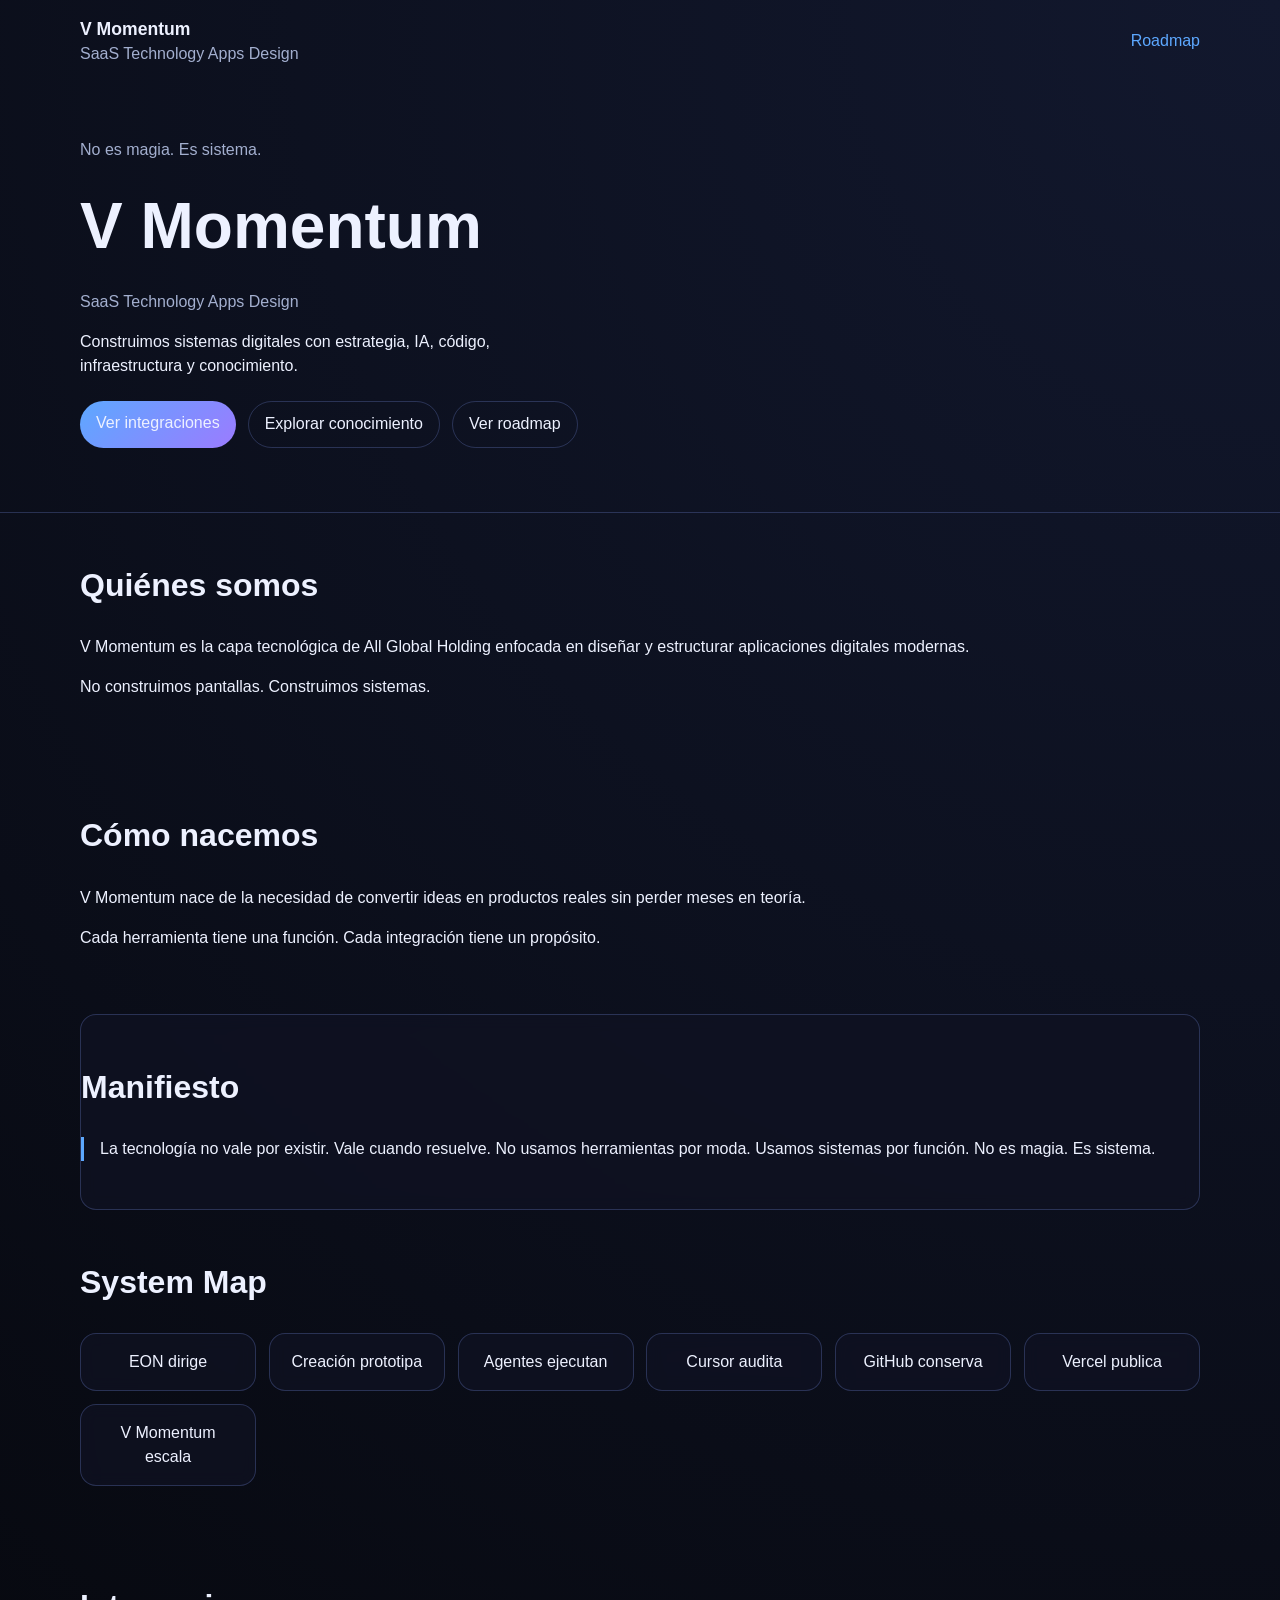
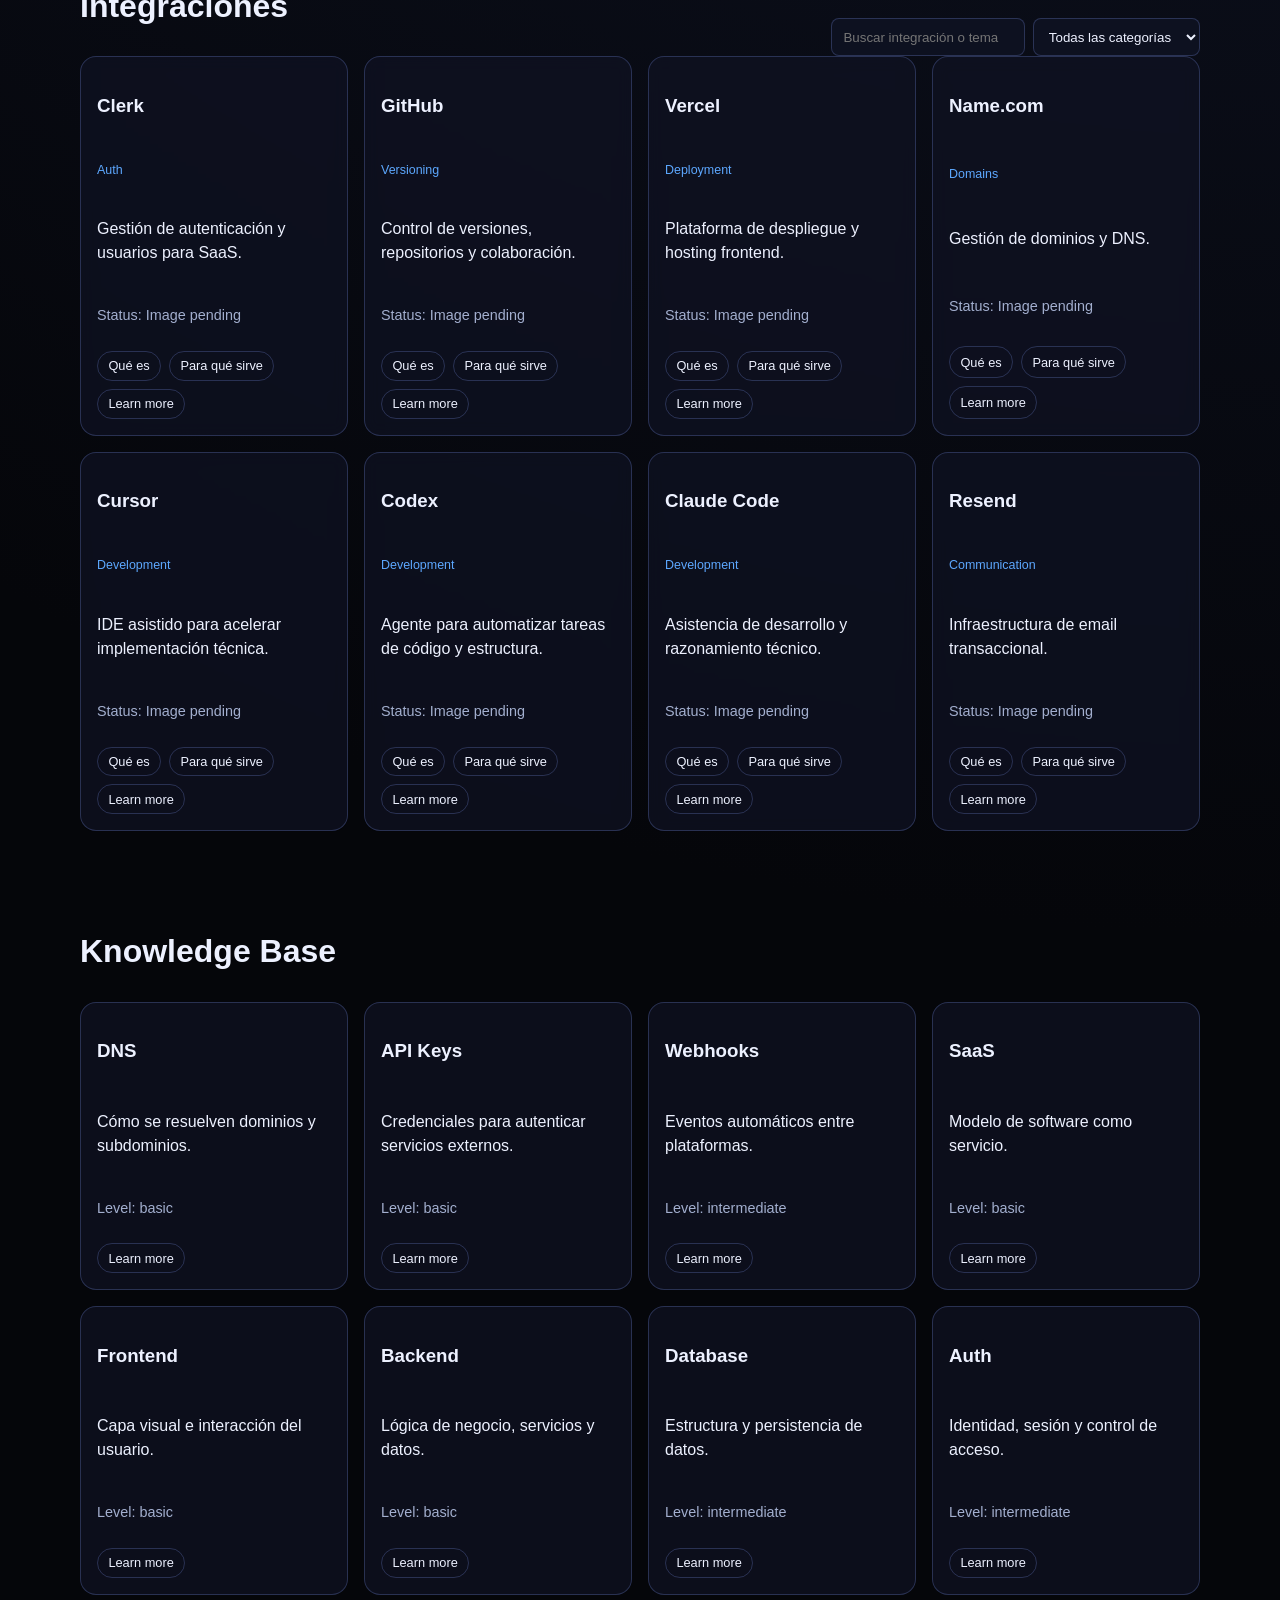
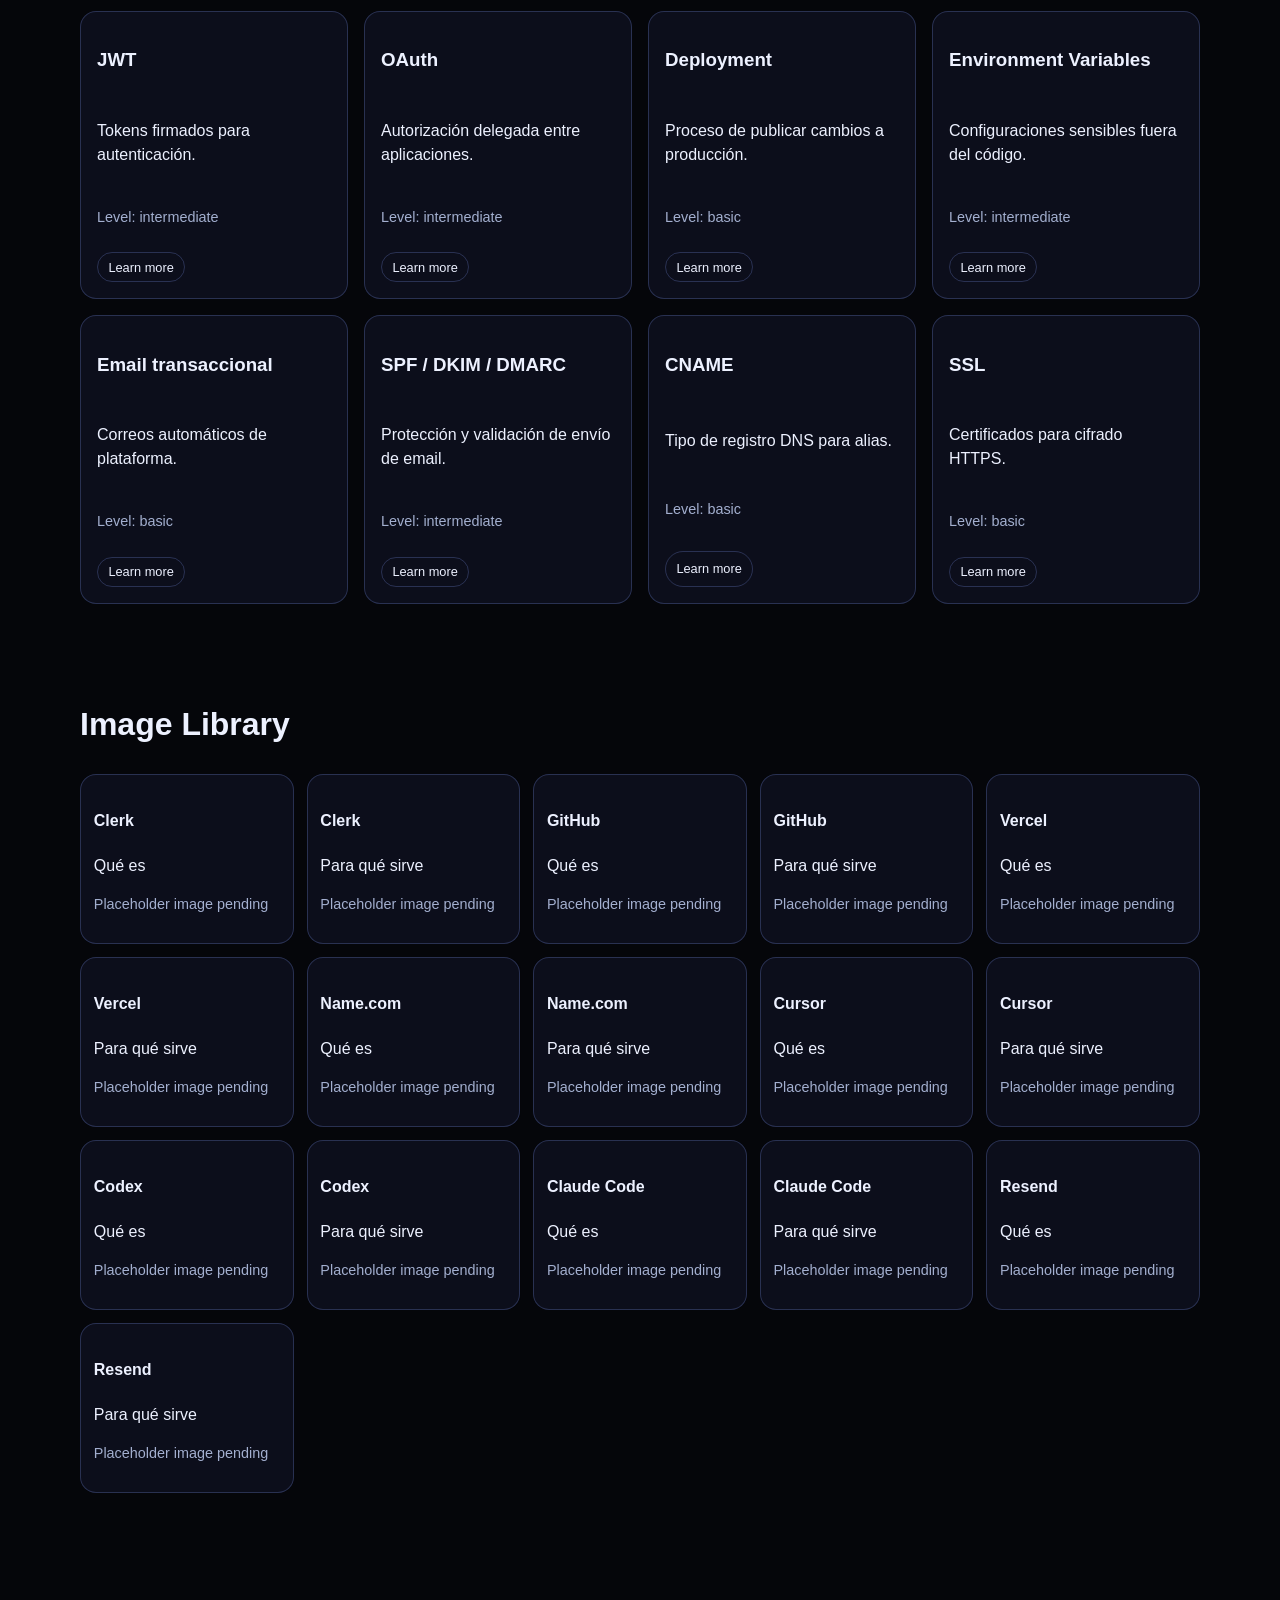
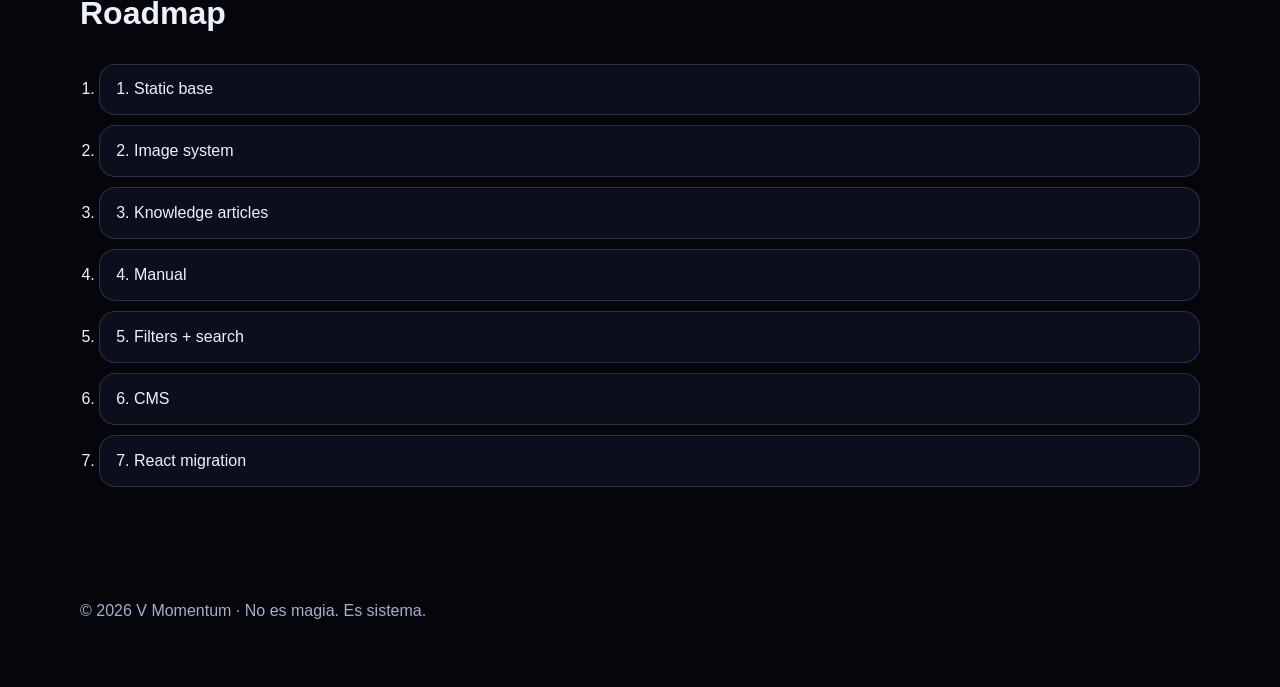
<file: v-momentum-knowledge-hub/index.html>
<!DOCTYPE html>
<html lang="es">
  <head>
    <meta charset="UTF-8" />
    <meta name="viewport" content="width=device-width, initial-scale=1.0" />
    <title>V Momentum Knowledge Hub</title>
    <meta
      name="description"
      content="V Momentum: integration library, knowledge base, visual system and roadmap hub."
    />
    <link rel="stylesheet" href="css/styles.css" />
  </head>
  <body>
    <header class="hero" id="top">
      <nav class="nav container">
        <div class="brand">
          <span class="brand-name">V Momentum</span>
          <span class="brand-subtitle">SaaS Technology Apps Design</span>
        </div>
        <a class="nav-cta" href="#roadmap">Roadmap</a>
      </nav>

      <div class="hero-content container">
        <p class="eyebrow">No es magia. Es sistema.</p>
        <h1>V Momentum</h1>
        <p class="subtitle">SaaS Technology Apps Design</p>
        <p class="hero-copy">
          Construimos sistemas digitales con estrategia, IA, código, infraestructura y
          conocimiento.
        </p>
        <div class="hero-actions">
          <a href="#integraciones" class="btn btn-primary">Ver integraciones</a>
          <a href="#knowledge" class="btn btn-secondary">Explorar conocimiento</a>
          <a href="#roadmap" class="btn btn-secondary">Ver roadmap</a>
        </div>
      </div>
    </header>

    <main>
      <section class="section container">
        <h2>Quiénes somos</h2>
        <p>
          V Momentum es la capa tecnológica de All Global Holding enfocada en diseñar y
          estructurar aplicaciones digitales modernas.
        </p>
        <p>No construimos pantallas. Construimos sistemas.</p>
      </section>

      <section class="section container">
        <h2>Cómo nacemos</h2>
        <p>
          V Momentum nace de la necesidad de convertir ideas en productos reales sin perder meses
          en teoría.
        </p>
        <p>Cada herramienta tiene una función. Cada integración tiene un propósito.</p>
      </section>

      <section class="section container glass">
        <h2>Manifiesto</h2>
        <blockquote id="manifestoText"></blockquote>
      </section>

      <section class="section container" id="system-map">
        <h2>System Map</h2>
        <div class="flow" id="systemFlow"></div>
      </section>

      <section class="section container" id="integraciones">
        <div class="section-head">
          <h2>Integraciones</h2>
          <div class="controls">
            <input id="searchInput" type="search" placeholder="Buscar integración o tema..." />
            <select id="categoryFilter">
              <option value="all">Todas las categorías</option>
            </select>
          </div>
        </div>
        <div class="cards" id="integrationCards"></div>
      </section>

      <section class="section container" id="knowledge">
        <h2>Knowledge Base</h2>
        <div class="cards" id="knowledgeCards"></div>
      </section>

      <section class="section container" id="image-library">
        <h2>Image Library</h2>
        <div class="image-grid" id="imageGrid"></div>
      </section>

      <section class="section container" id="roadmap">
        <h2>Roadmap</h2>
        <ol class="roadmap" id="roadmapList"></ol>
      </section>
    </main>

    <footer class="footer container">
      <p>© <span id="year"></span> V Momentum · No es magia. Es sistema.</p>
    </footer>

    <dialog id="infoModal" class="modal">
      <div class="modal-content">
        <h3 id="modalTitle"></h3>
        <p id="modalBody"></p>
        <button id="closeModal" class="btn btn-primary">Cerrar</button>
      </div>
    </dialog>

    <script src="data/integrations.js"></script>
    <script src="data/knowledge.js"></script>
    <script src="data/roadmap.js"></script>
    <script src="data/manifesto.js"></script>
    <script src="js/main.js"></script>
  </body>
</html>
</file>
<file: v-momentum-knowledge-hub/css/styles.css>
:root {
  --bg: #05060a;
  --card: rgba(16, 19, 35, 0.72);
  --line: rgba(136, 160, 255, 0.24);
  --text: #edf1ff;
  --muted: #a3afcf;
  --blue: #5da8ff;
  --violet: #9b7bff;
}
* { box-sizing: border-box; }
body {
  margin: 0;
  font-family: Inter, Segoe UI, sans-serif;
  background: radial-gradient(circle at top right, #12182e 0%, var(--bg) 45%);
  color: var(--text);
  line-height: 1.5;
}
.container { width: min(1120px, 92vw); margin: 0 auto; }
.hero { padding: 1rem 0 4rem; border-bottom: 1px solid var(--line); }
.nav { display: flex; justify-content: space-between; align-items: center; }
.brand { display: grid; }
.brand-name { font-size: 1.1rem; font-weight: 700; }
.brand-subtitle, .subtitle, .eyebrow { color: var(--muted); }
.nav-cta { color: var(--blue); text-decoration: none; }
.hero-content { padding-top: 3.5rem; }
.hero h1 { font-size: clamp(2.3rem, 7vw, 4rem); margin: .2rem 0; }
.hero-copy { max-width: 55ch; }
.hero-actions { display: flex; flex-wrap: wrap; gap: .75rem; margin-top: 1.4rem; }
.btn {
  border: 1px solid var(--line); border-radius: 999px; padding: .65rem 1rem;
  text-decoration: none; color: var(--text); background: transparent; cursor: pointer;
}
.btn-primary { background: linear-gradient(135deg, var(--blue), var(--violet)); border: none; }
.btn-secondary:hover, .nav-cta:hover { color: var(--violet); }
.section { padding: 3rem 0; }
.section h2 { margin-top: 0; font-size: clamp(1.4rem, 4vw, 2rem); }
.glass, .card, .flow-item, .roadmap li, .image-item, .modal-content {
  background: var(--card); border: 1px solid var(--line); backdrop-filter: blur(8px);
  border-radius: 16px;
}
blockquote { margin: 0; padding-left: 1rem; border-left: 3px solid var(--blue); }
.flow { display: grid; grid-template-columns: repeat(auto-fit, minmax(170px, 1fr)); gap: .8rem; }
.flow-item { padding: 1rem; text-align: center; }
.cards { display: grid; grid-template-columns: repeat(auto-fit, minmax(230px, 1fr)); gap: 1rem; }
.card { padding: 1rem; display: grid; gap: .6rem; }
.tag { font-size: .78rem; color: var(--blue); }
.muted { color: var(--muted); font-size: .9rem; }
.card-actions { display: flex; gap: .5rem; flex-wrap: wrap; }
.card-actions button { padding: .4rem .65rem; font-size: .8rem; }
.section-head { display: flex; justify-content: space-between; gap: 1rem; align-items: end; flex-wrap: wrap; }
.controls { display: flex; gap: .5rem; flex-wrap: wrap; }
input, select {
  background: #0d1120; color: var(--text); border: 1px solid var(--line);
  border-radius: 8px; padding: .6rem .7rem;
}
.image-grid { display: grid; grid-template-columns: repeat(auto-fit, minmax(210px, 1fr)); gap: .8rem; }
.image-item { min-height: 130px; padding: .8rem; }
.roadmap { padding-left: 1.2rem; display: grid; gap: .65rem; }
.roadmap li { padding: .8rem 1rem; }
.footer { padding: 2rem 0 3rem; color: var(--muted); }
.modal { border: none; border-radius: 16px; padding: 0; width: min(560px, 92vw); background: transparent; }
.modal::backdrop { background: rgba(2, 3, 10, .76); }
.modal-content { padding: 1.2rem; }
@media (max-width: 640px) {
  .hero { padding-bottom: 2rem; }
  .hero-actions .btn { width: 100%; text-align: center; }
}
</file>
